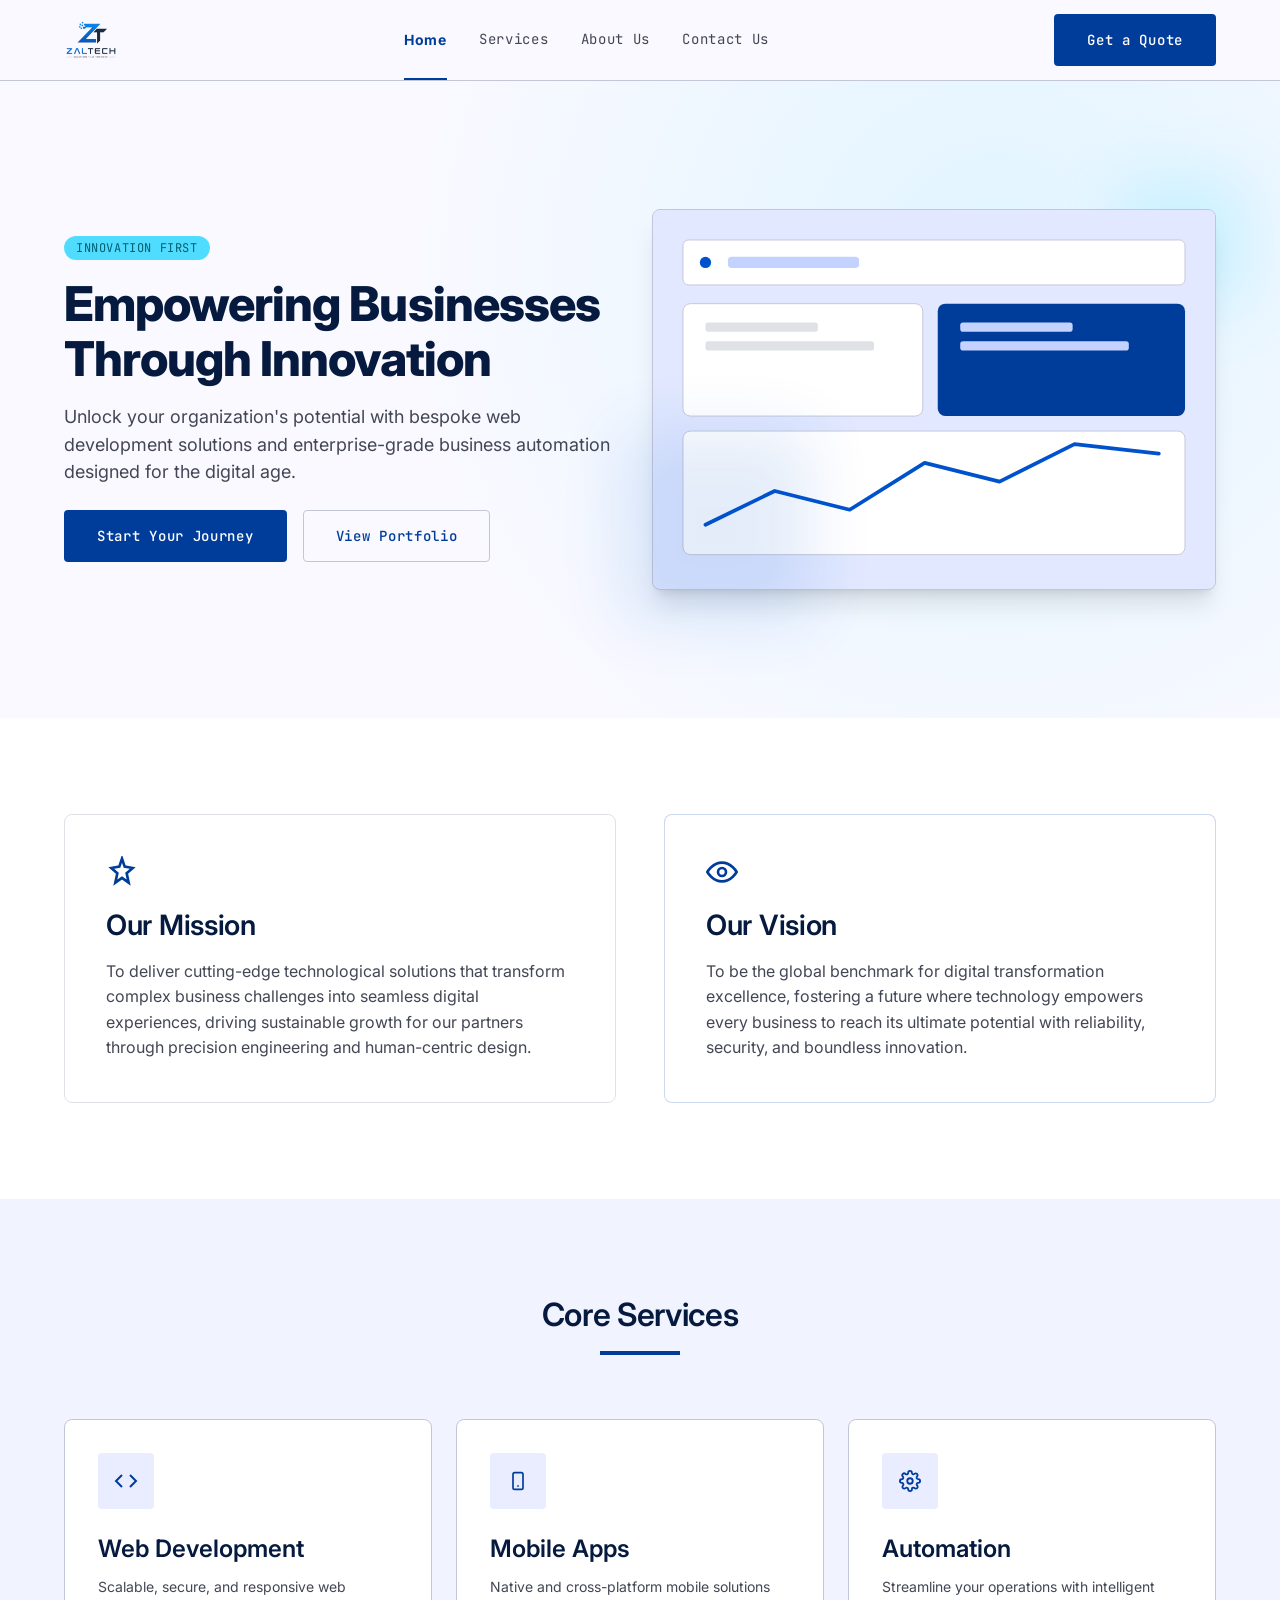
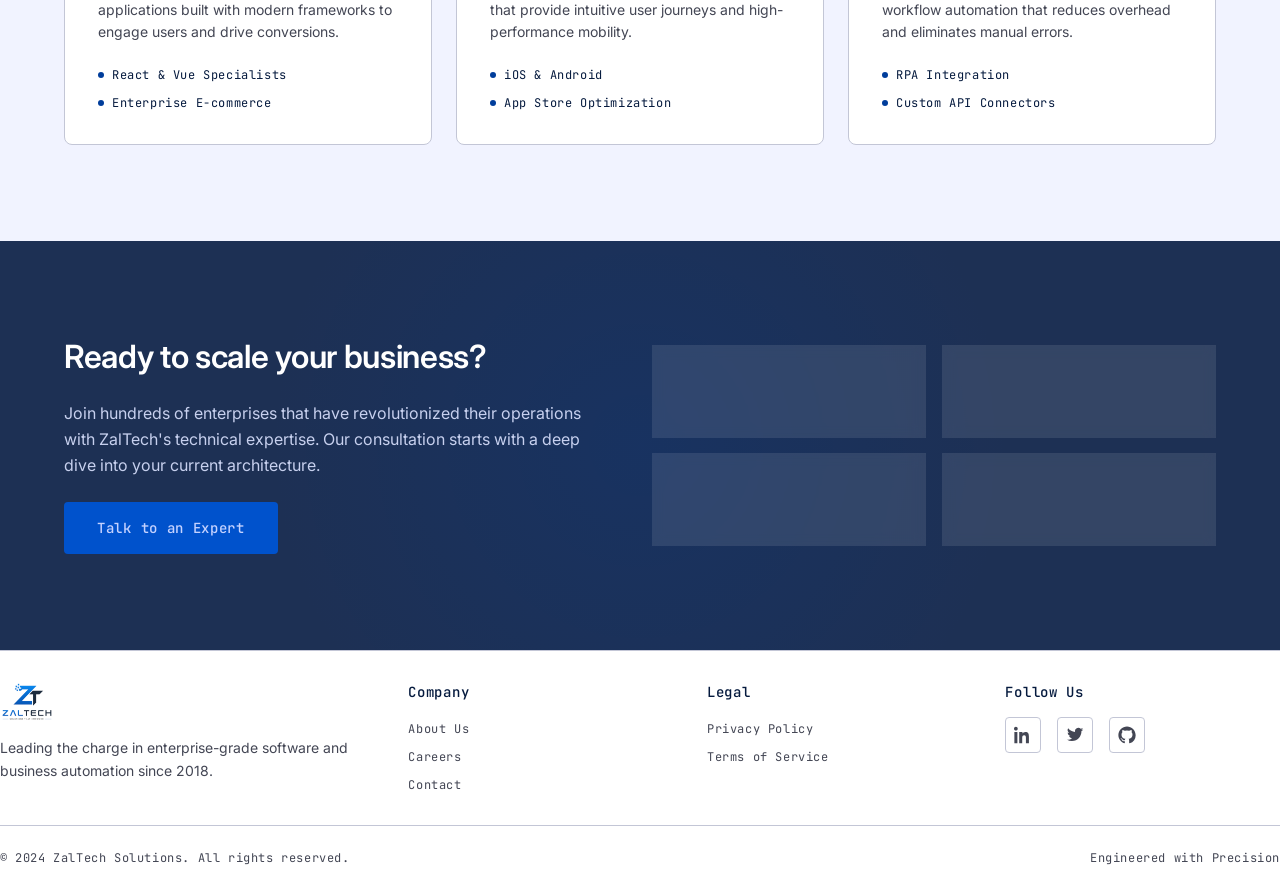
<file: index.html>
<!DOCTYPE html>
<html lang="en">
<head>
<meta charset="UTF-8">
<meta name="viewport" content="width=device-width, initial-scale=1.0">
<title>ZalTech Solutions | Empowering Businesses Through Innovation</title>
<meta name="description" content="ZalTech Solutions builds bespoke web development, mobile apps, and business automation for the modern enterprise.">
<link rel="icon" href="assets/logo.png">
<link rel="stylesheet" href="css/style.css">
</head>
<body>

<header class="site-header">
  <div class="container nav">
    <a href="index.html" class="brand"><img src="assets/logo.png" alt="ZalTech logo"></a>
    <nav class="nav-links">
      <a href="index.html" class="active">Home</a>
      <a href="services.html">Services</a>
      <a href="about.html">About Us</a>
      <a href="contact.html">Contact Us</a>
    </nav>
    <div class="nav-cta">
      <a href="contact.html" class="btn btn-primary">Get a Quote</a>
      <button class="nav-toggle" aria-label="Toggle menu"><span></span><span></span><span></span></button>
    </div>
  </div>
</header>

<main>

  <!-- Hero -->
  <section class="hero">
    <div class="container hero-grid">
      <div>
        <span class="badge">Innovation First</span>
        <h1>Empowering Businesses<br>Through Innovation</h1>
        <p class="lede">Unlock your organization's potential with bespoke web development solutions and enterprise-grade business automation designed for the digital age.</p>
        <div class="hero-actions">
          <a href="contact.html" class="btn btn-primary">Start Your Journey</a>
          <a href="services.html" class="btn btn-outline">View Portfolio</a>
        </div>
      </div>
      <div class="hero-visual">
        <div class="frame">
          <svg viewBox="0 0 600 400" xmlns="http://www.w3.org/2000/svg" role="img" aria-label="Dashboard preview">
            <rect width="600" height="400" fill="#e1e8ff"/>
            <rect x="32" y="32" width="536" height="48" rx="6" fill="#ffffff" stroke="#c3c6d6"/>
            <circle cx="56" cy="56" r="6" fill="#0052cc"/>
            <rect x="80" y="50" width="140" height="12" rx="4" fill="#c4d2ff"/>
            <rect x="32" y="100" width="256" height="120" rx="8" fill="#ffffff" stroke="#c3c6d6"/>
            <rect x="304" y="100" width="264" height="120" rx="8" fill="#003d9b"/>
            <rect x="32" y="236" width="536" height="132" rx="8" fill="#ffffff" stroke="#c3c6d6"/>
            <rect x="56" y="120" width="120" height="10" rx="3" fill="#dfe1e6"/>
            <rect x="56" y="140" width="180" height="10" rx="3" fill="#dfe1e6"/>
            <rect x="328" y="120" width="120" height="10" rx="3" fill="#c4d2ff"/>
            <rect x="328" y="140" width="180" height="10" rx="3" fill="#c4d2ff"/>
            <polyline points="56,336 130,300 210,320 290,270 370,290 450,250 540,260" fill="none" stroke="#0052cc" stroke-width="4" stroke-linecap="round" stroke-linejoin="round"/>
          </svg>
        </div>
      </div>
    </div>
  </section>

  <!-- Mission & Vision -->
  <section class="section" style="background:#fff;">
    <div class="container card-pair">
      <div class="glass-card">
        <svg class="icon" viewBox="0 0 24 24" fill="none" stroke="currentColor" stroke-width="2"><path d="M12 2 L14 8 L20 9 L15.5 13 L17 20 L12 16.5 L7 20 L8.5 13 L4 9 L10 8 Z"/></svg>
        <h2>Our Mission</h2>
        <p>To deliver cutting-edge technological solutions that transform complex business challenges into seamless digital experiences, driving sustainable growth for our partners through precision engineering and human-centric design.</p>
      </div>
      <div class="glass-card accent">
        <svg class="icon" viewBox="0 0 24 24" fill="none" stroke="currentColor" stroke-width="2"><path d="M1 12s4-7 11-7 11 7 11 7-4 7-11 7-11-7-11-7Z"/><circle cx="12" cy="12" r="3"/></svg>
        <h2>Our Vision</h2>
        <p>To be the global benchmark for digital transformation excellence, fostering a future where technology empowers every business to reach its ultimate potential with reliability, security, and boundless innovation.</p>
      </div>
    </div>
  </section>

  <!-- Core Services -->
  <section class="section services-strip">
    <div class="container">
      <div class="section-head">
        <h2>Core Services</h2>
        <div class="rule"></div>
      </div>
      <div class="services-cols">
        <div class="svc-card">
          <div class="svc-icon-wrap">
            <svg width="24" height="24" viewBox="0 0 24 24" fill="none" stroke="currentColor" stroke-width="2"><polyline points="16 18 22 12 16 6"/><polyline points="8 6 2 12 8 18"/></svg>
          </div>
          <h3>Web Development</h3>
          <p>Scalable, secure, and responsive web applications built with modern frameworks to engage users and drive conversions.</p>
          <div class="svc-tags">
            <span>React &amp; Vue Specialists</span>
            <span>Enterprise E-commerce</span>
          </div>
        </div>
        <div class="svc-card">
          <div class="svc-icon-wrap">
            <svg width="20" height="24" viewBox="0 0 24 24" fill="none" stroke="currentColor" stroke-width="2"><rect x="6" y="2" width="12" height="20" rx="2"/><line x1="11" y1="18" x2="13" y2="18"/></svg>
          </div>
          <h3>Mobile Apps</h3>
          <p>Native and cross-platform mobile solutions that provide intuitive user journeys and high-performance mobility.</p>
          <div class="svc-tags">
            <span>iOS &amp; Android</span>
            <span>App Store Optimization</span>
          </div>
        </div>
        <div class="svc-card">
          <div class="svc-icon-wrap">
            <svg width="22" height="22" viewBox="0 0 24 24" fill="none" stroke="currentColor" stroke-width="2"><circle cx="12" cy="12" r="3"/><path d="M19.4 15a1.65 1.65 0 0 0 .33 1.82l.06.06a2 2 0 1 1-2.83 2.83l-.06-.06a1.65 1.65 0 0 0-1.82-.33 1.65 1.65 0 0 0-1 1.51V21a2 2 0 0 1-4 0v-.09A1.65 1.65 0 0 0 9 19.4a1.65 1.65 0 0 0-1.82.33l-.06.06a2 2 0 1 1-2.83-2.83l.06-.06a1.65 1.65 0 0 0 .33-1.82 1.65 1.65 0 0 0-1.51-1H3a2 2 0 0 1 0-4h.09A1.65 1.65 0 0 0 4.6 9a1.65 1.65 0 0 0-.33-1.82l-.06-.06a2 2 0 1 1 2.83-2.83l.06.06a1.65 1.65 0 0 0 1.82.33H9a1.65 1.65 0 0 0 1-1.51V3a2 2 0 0 1 4 0v.09a1.65 1.65 0 0 0 1 1.51 1.65 1.65 0 0 0 1.82-.33l.06-.06a2 2 0 1 1 2.83 2.83l-.06.06a1.65 1.65 0 0 0-.33 1.82V9a1.65 1.65 0 0 0 1.51 1H21a2 2 0 0 1 0 4h-.09a1.65 1.65 0 0 0-1.51 1Z"/></svg>
          </div>
          <h3>Automation</h3>
          <p>Streamline your operations with intelligent workflow automation that reduces overhead and eliminates manual errors.</p>
          <div class="svc-tags">
            <span>RPA Integration</span>
            <span>Custom API Connectors</span>
          </div>
        </div>
      </div>
    </div>
  </section>

  <!-- Stats / CTA -->
  <section class="dark-cta">
    <div class="container">
      <div>
        <h2>Ready to scale your business?</h2>
        <p>Join hundreds of enterprises that have revolutionized their operations with ZalTech's technical expertise. Our consultation starts with a deep dive into your current architecture.</p>
        <a href="contact.html" class="btn btn-secondary">Talk to an Expert</a>
      </div>
      <div class="stat-grid">
        <div class="stat-tile"><div class="num">99%</div><div class="label">Client Retention</div></div>
        <div class="stat-tile"><div class="num">250+</div><div class="label">Projects Delivered</div></div>
        <div class="stat-tile"><div class="num">45%</div><div class="label">Efficiency Gain</div></div>
        <div class="stat-tile"><div class="num">24/7</div><div class="label">Expert Support</div></div>
      </div>
    </div>
  </section>

</main>

<footer class="site-footer">
  <div class="container footer-grid">
    <div class="footer-brand">
      <a href="index.html" class="brand"><img src="assets/logo.png" alt="ZalTech logo"></a>
      <p>Leading the charge in enterprise-grade software and business automation since 2018.</p>
    </div>
    <div class="footer-col">
      <h4>Company</h4>
      <ul><li><a href="about.html">About Us</a></li><li><a href="#">Careers</a></li><li><a href="contact.html">Contact</a></li></ul>
    </div>
    <div class="footer-col">
      <h4>Legal</h4>
      <ul><li><a href="#">Privacy Policy</a></li><li><a href="#">Terms of Service</a></li></ul>
    </div>
    <div class="footer-col">
      <h4>Follow Us</h4>
      <div class="footer-social">
        <a href="#" aria-label="LinkedIn"><svg width="18" height="18" viewBox="0 0 24 24" fill="currentColor"><path d="M4.98 3.5C4.98 4.88 3.86 6 2.48 6S0 4.88 0 3.5 1.12 1 2.5 1s2.48 1.12 2.48 2.5zM.5 8h4V23h-4V8zm7 0h3.8v2.05h.05c.53-1 1.83-2.05 3.77-2.05 4.03 0 4.77 2.66 4.77 6.12V23h-4v-6.9c0-1.65-.03-3.77-2.3-3.77-2.3 0-2.65 1.8-2.65 3.65V23h-4V8z"/></svg></a>
        <a href="#" aria-label="Twitter"><svg width="18" height="18" viewBox="0 0 24 24" fill="currentColor"><path d="M23 4.5c-.8.35-1.66.6-2.56.7a4.5 4.5 0 0 0 1.97-2.48 8.94 8.94 0 0 1-2.83 1.08 4.47 4.47 0 0 0-7.6 4.08A12.68 12.68 0 0 1 2.9 3.15a4.47 4.47 0 0 0 1.38 5.96A4.4 4.4 0 0 1 2.3 8.6v.06a4.47 4.47 0 0 0 3.58 4.38 4.5 4.5 0 0 1-2 .08 4.47 4.47 0 0 0 4.17 3.1A8.97 8.97 0 0 1 1 18.1a12.66 12.66 0 0 0 6.85 2c8.22 0 12.72-6.81 12.72-12.72 0-.2 0-.39-.02-.58A9.1 9.1 0 0 0 23 4.5z"/></svg></a>
        <a href="#" aria-label="GitHub"><svg width="18" height="18" viewBox="0 0 24 24" fill="currentColor"><path d="M12 .5C5.73.5.5 5.73.5 12c0 5.08 3.29 9.38 7.86 10.9.57.1.78-.25.78-.55v-2c-3.2.7-3.88-1.54-3.88-1.54-.52-1.34-1.28-1.7-1.28-1.7-1.04-.72.08-.7.08-.7 1.15.08 1.76 1.18 1.76 1.18 1.03 1.75 2.7 1.25 3.36.96.1-.74.4-1.25.73-1.54-2.55-.29-5.23-1.28-5.23-5.68 0-1.25.45-2.28 1.18-3.08-.12-.29-.51-1.46.11-3.04 0 0 .96-.31 3.15 1.18a10.9 10.9 0 0 1 5.74 0c2.19-1.49 3.15-1.18 3.15-1.18.62 1.58.23 2.75.11 3.04.73.8 1.18 1.83 1.18 3.08 0 4.41-2.69 5.38-5.25 5.67.42.36.78 1.08.78 2.17v3.22c0 .3.21.66.79.55A10.51 10.51 0 0 0 23.5 12c0-6.27-5.23-11.5-11.5-11.5z"/></svg></a>
      </div>
    </div>
  </div>
  <div class="container footer-bottom">
    <span>© 2024 ZalTech Solutions. All rights reserved.</span>
    <span>Engineered with Precision</span>
  </div>
</footer>

<script src="js/main.js"></script>
</body>
</html>
</file>
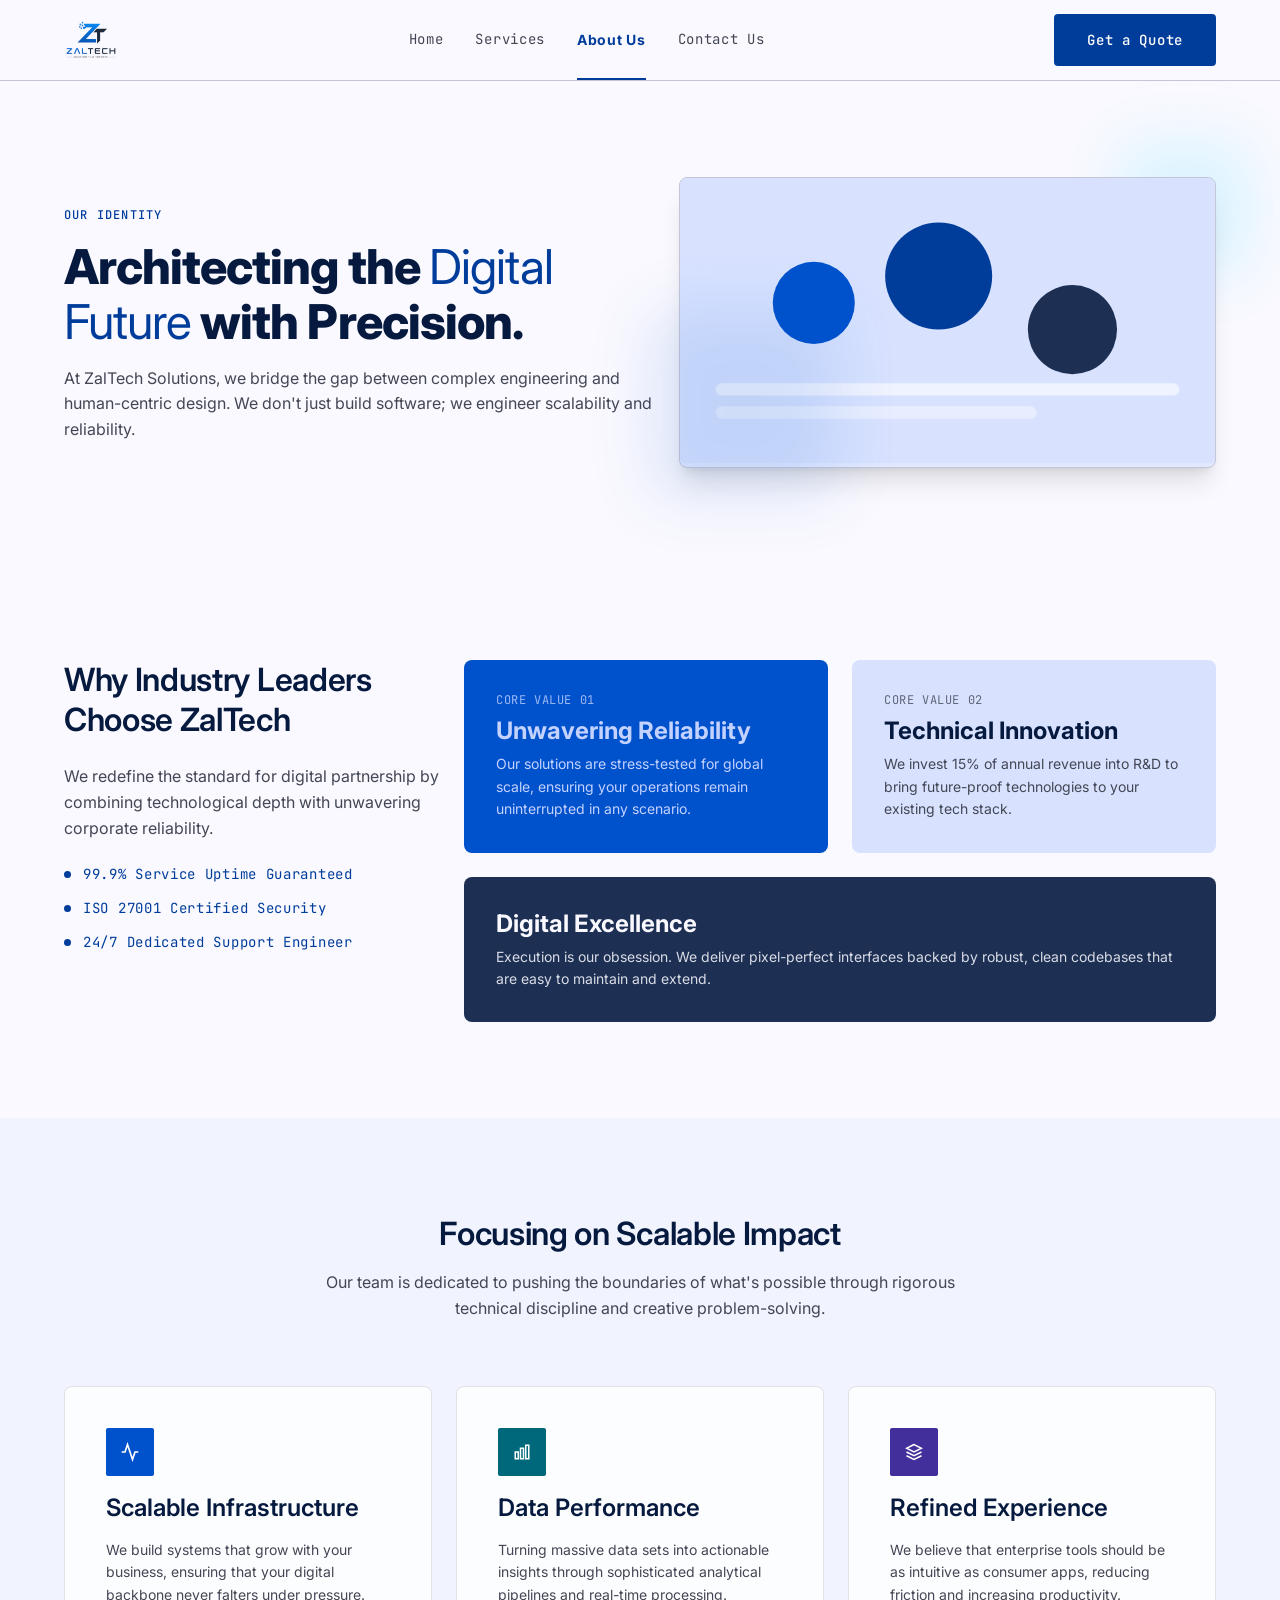
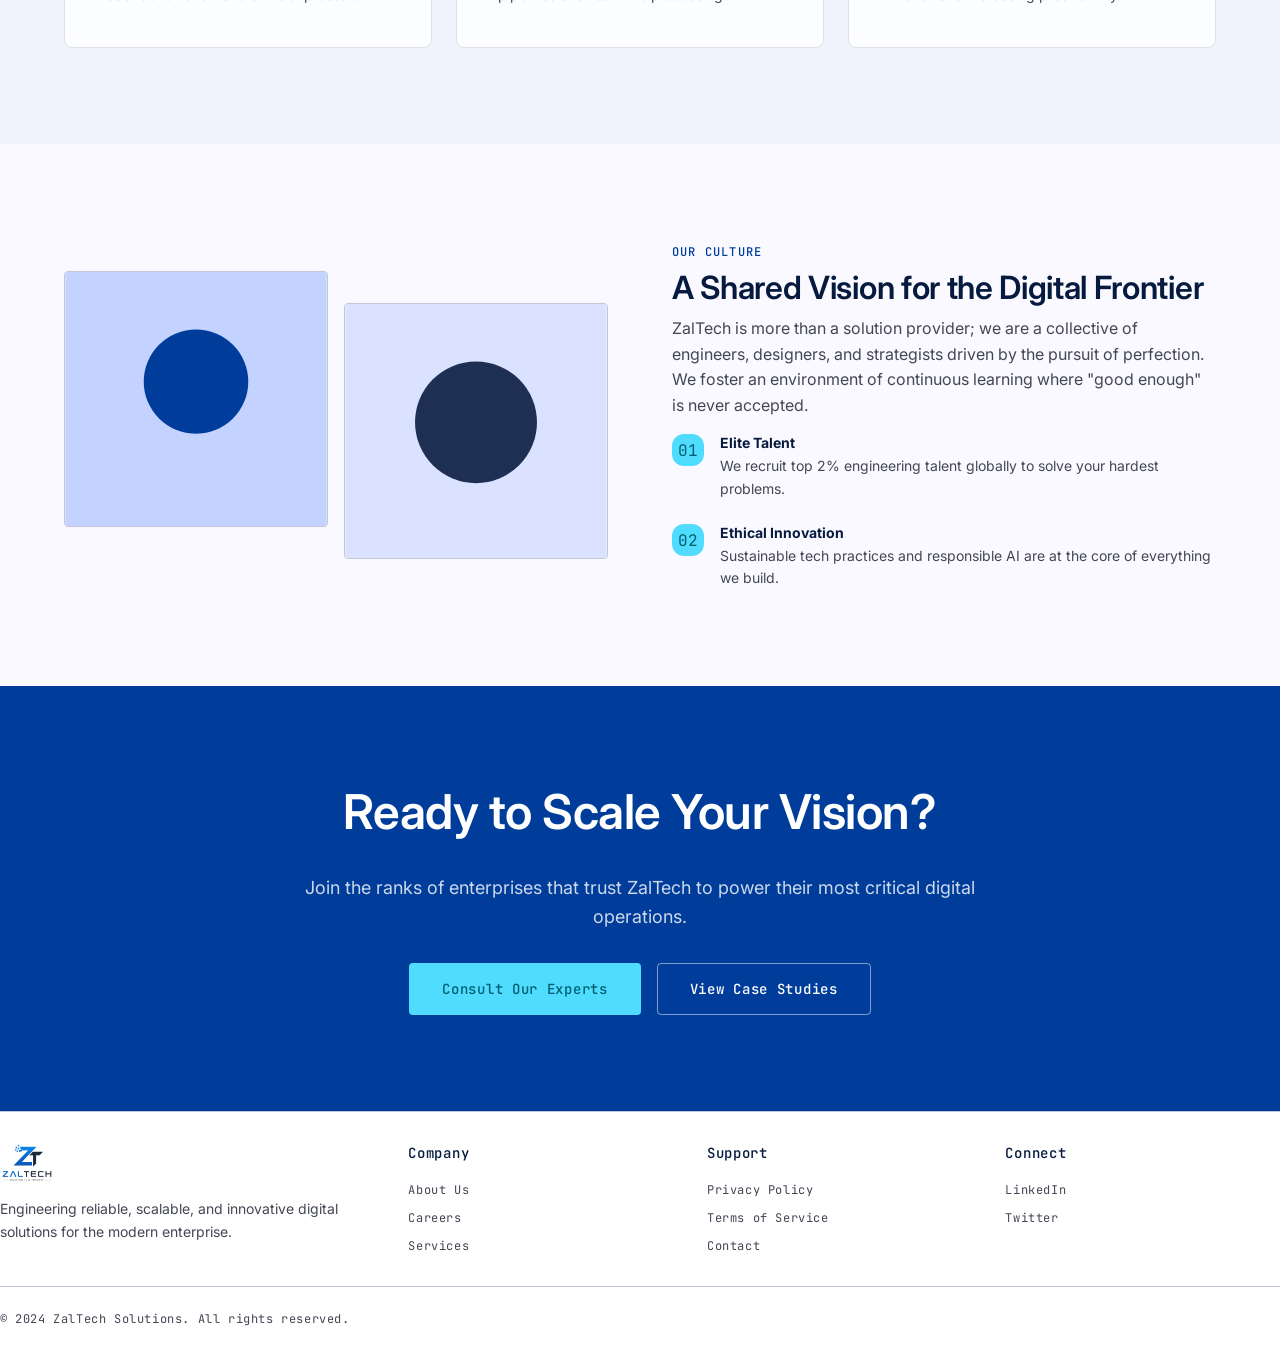
<file: about.html>
<!DOCTYPE html>
<html lang="en">
<head>
<meta charset="UTF-8">
<meta name="viewport" content="width=device-width, initial-scale=1.0">
<title>About Us | ZalTech Solutions</title>
<meta name="description" content="ZalTech Solutions is a collective of engineers, designers, and strategists engineering the digital future with precision.">
<link rel="icon" href="assets/logo.png">
<link rel="stylesheet" href="css/style.css">
</head>
<body>

<header class="site-header">
  <div class="container nav">
    <a href="index.html" class="brand"><img src="assets/logo.png" alt="ZalTech logo"></a>
    <nav class="nav-links">
      <a href="index.html">Home</a>
      <a href="services.html">Services</a>
      <a href="about.html" class="active">About Us</a>
      <a href="contact.html">Contact Us</a>
    </nav>
    <div class="nav-cta">
      <a href="contact.html" class="btn btn-primary">Get a Quote</a>
      <button class="nav-toggle" aria-label="Toggle menu"><span></span><span></span><span></span></button>
    </div>
  </div>
</header>

<main>

  <!-- Hero -->
  <section class="about-hero">
    <div class="container hero-grid">
      <div>
        <span class="eyebrow">Our Identity</span>
        <h1 style="margin-top:16px;">Architecting the <span class="accent-word">Digital</span><br><span class="accent-word">Future</span> with Precision.</h1>
        <p class="lede" style="margin-top:16px;">At ZalTech Solutions, we bridge the gap between complex engineering and human-centric design. We don't just build software; we engineer scalability and reliability.</p>
      </div>
      <div class="hero-visual">
        <div class="frame">
          <svg viewBox="0 0 600 320" xmlns="http://www.w3.org/2000/svg" role="img" aria-label="Team collaborating">
            <rect width="600" height="320" fill="#d8e2ff"/>
            <circle cx="150" cy="140" r="46" fill="#0052cc"/>
            <circle cx="290" cy="110" r="60" fill="#003d9b"/>
            <circle cx="440" cy="170" r="50" fill="#1d3054"/>
            <rect x="40" y="230" width="520" height="14" rx="7" fill="#ffffff" opacity=".6"/>
            <rect x="40" y="256" width="360" height="14" rx="7" fill="#ffffff" opacity=".4"/>
          </svg>
        </div>
      </div>
    </div>
  </section>

  <!-- Why Choose Us -->
  <section class="section">
    <div class="container why-grid">
      <div>
        <h2>Why Industry Leaders Choose ZalTech</h2>
        <p style="margin-top:24px;">We redefine the standard for digital partnership by combining technological depth with unwavering corporate reliability.</p>
        <div class="why-list">
          <div class="why-item"><span class="dot"></span><span>99.9% Service Uptime Guaranteed</span></div>
          <div class="why-item"><span class="dot"></span><span>ISO 27001 Certified Security</span></div>
          <div class="why-item"><span class="dot"></span><span>24/7 Dedicated Support Engineer</span></div>
        </div>
      </div>
      <div class="value-grid">
        <div class="value-tile solid">
          <div><span class="eyebrow-sm">Core Value 01</span><h4>Unwavering Reliability</h4><p>Our solutions are stress-tested for global scale, ensuring your operations remain uninterrupted in any scenario.</p></div>
        </div>
        <div class="value-tile tint">
          <div><span class="eyebrow-sm">Core Value 02</span><h4>Technical Innovation</h4><p>We invest 15% of annual revenue into R&amp;D to bring future-proof technologies to your existing tech stack.</p></div>
        </div>
        <div class="value-tile navy">
          <div><h4 style="color:#faf9ff;">Digital Excellence</h4><p style="opacity:.85;">Execution is our obsession. We deliver pixel-perfect interfaces backed by robust, clean codebases that are easy to maintain and extend.</p></div>
        </div>
      </div>
    </div>
  </section>

  <!-- Focus -->
  <section class="section focus-strip">
    <div class="container">
      <div class="section-head">
        <h2>Focusing on Scalable Impact</h2>
        <p>Our team is dedicated to pushing the boundaries of what's possible through rigorous technical discipline and creative problem-solving.</p>
      </div>
      <div class="focus-cards">
        <div class="focus-card">
          <div class="sq" style="background:#0052cc;">
            <svg width="20" height="20" viewBox="0 0 24 24" fill="none" stroke="currentColor" stroke-width="2"><path d="M22 12h-4l-3 9L9 3l-3 9H2"/></svg>
          </div>
          <h3>Scalable Infrastructure</h3>
          <p>We build systems that grow with your business, ensuring that your digital backbone never falters under pressure.</p>
        </div>
        <div class="focus-card">
          <div class="sq" style="background:#00687b;">
            <svg width="18" height="18" viewBox="0 0 24 24" fill="none" stroke="currentColor" stroke-width="2"><rect x="3" y="12" width="4" height="9"/><rect x="10" y="7" width="4" height="14"/><rect x="17" y="3" width="4" height="18"/></svg>
          </div>
          <h3>Data Performance</h3>
          <p>Turning massive data sets into actionable insights through sophisticated analytical pipelines and real-time processing.</p>
        </div>
        <div class="focus-card">
          <div class="sq" style="background:#432f9c;">
            <svg width="18" height="20" viewBox="0 0 24 24" fill="none" stroke="currentColor" stroke-width="2"><path d="M12 2 2 7l10 5 10-5-10-5Z"/><path d="M2 17l10 5 10-5M2 12l10 5 10-5"/></svg>
          </div>
          <h3>Refined Experience</h3>
          <p>We believe that enterprise tools should be as intuitive as consumer apps, reducing friction and increasing productivity.</p>
        </div>
      </div>
    </div>
  </section>

  <!-- Culture -->
  <section class="section">
    <div class="container culture-grid">
      <div class="culture-images">
        <div style="flex:1;"><img src="data:image/svg+xml;utf8,<svg xmlns='http://www.w3.org/2000/svg' viewBox='0 0 300 320'><rect width='300' height='320' fill='%23c4d2ff'/><circle cx='150' cy='140' r='60' fill='%23003d9b'/></svg>" alt="ZalTech team member"></div>
        <div style="flex:1;" class="offset"><img src="data:image/svg+xml;utf8,<svg xmlns='http://www.w3.org/2000/svg' viewBox='0 0 300 320'><rect width='300' height='320' fill='%23dae2ff'/><circle cx='150' cy='150' r='70' fill='%231d3054'/></svg>" alt="ZalTech workspace"></div>
      </div>
      <div>
        <span class="eyebrow">Our Culture</span>
        <h2 style="margin-top:8px;">A Shared Vision for the Digital Frontier</h2>
        <p style="margin-top:8px;">ZalTech is more than a solution provider; we are a collective of engineers, designers, and strategists driven by the pursuit of perfection. We foster an environment of continuous learning where "good enough" is never accepted.</p>
        <div class="culture-points">
          <div class="culture-point">
            <div class="num">01</div>
            <div><h5>Elite Talent</h5><p>We recruit top 2% engineering talent globally to solve your hardest problems.</p></div>
          </div>
          <div class="culture-point">
            <div class="num">02</div>
            <div><h5>Ethical Innovation</h5><p>Sustainable tech practices and responsible AI are at the core of everything we build.</p></div>
          </div>
        </div>
      </div>
    </div>
  </section>

  <!-- Final CTA -->
  <section class="final-cta">
    <div class="container">
      <h2>Ready to Scale Your Vision?</h2>
      <p>Join the ranks of enterprises that trust ZalTech to power their most critical digital operations.</p>
      <div class="hero-actions" style="justify-content:center;">
        <a href="contact.html" class="btn btn-cyan">Consult Our Experts</a>
        <a href="services.html" class="btn btn-outline-light">View Case Studies</a>
      </div>
    </div>
  </section>

</main>

<footer class="site-footer">
  <div class="container footer-grid">
    <div class="footer-brand">
      <a href="index.html" class="brand"><img src="assets/logo.png" alt="ZalTech logo"></a>
      <p>Engineering reliable, scalable, and innovative digital solutions for the modern enterprise.</p>
    </div>
    <div class="footer-col">
      <h4>Company</h4>
      <ul><li><a href="about.html">About Us</a></li><li><a href="#">Careers</a></li><li><a href="services.html">Services</a></li></ul>
    </div>
    <div class="footer-col">
      <h4>Support</h4>
      <ul><li><a href="#">Privacy Policy</a></li><li><a href="#">Terms of Service</a></li><li><a href="contact.html">Contact</a></li></ul>
    </div>
    <div class="footer-col">
      <h4>Connect</h4>
      <ul><li><a href="#">LinkedIn</a></li><li><a href="#">Twitter</a></li></ul>
    </div>
  </div>
  <div class="container footer-bottom">
    <span>© 2024 ZalTech Solutions. All rights reserved.</span>
  </div>
</footer>

<script src="js/main.js"></script>
</body>
</html>
</file>
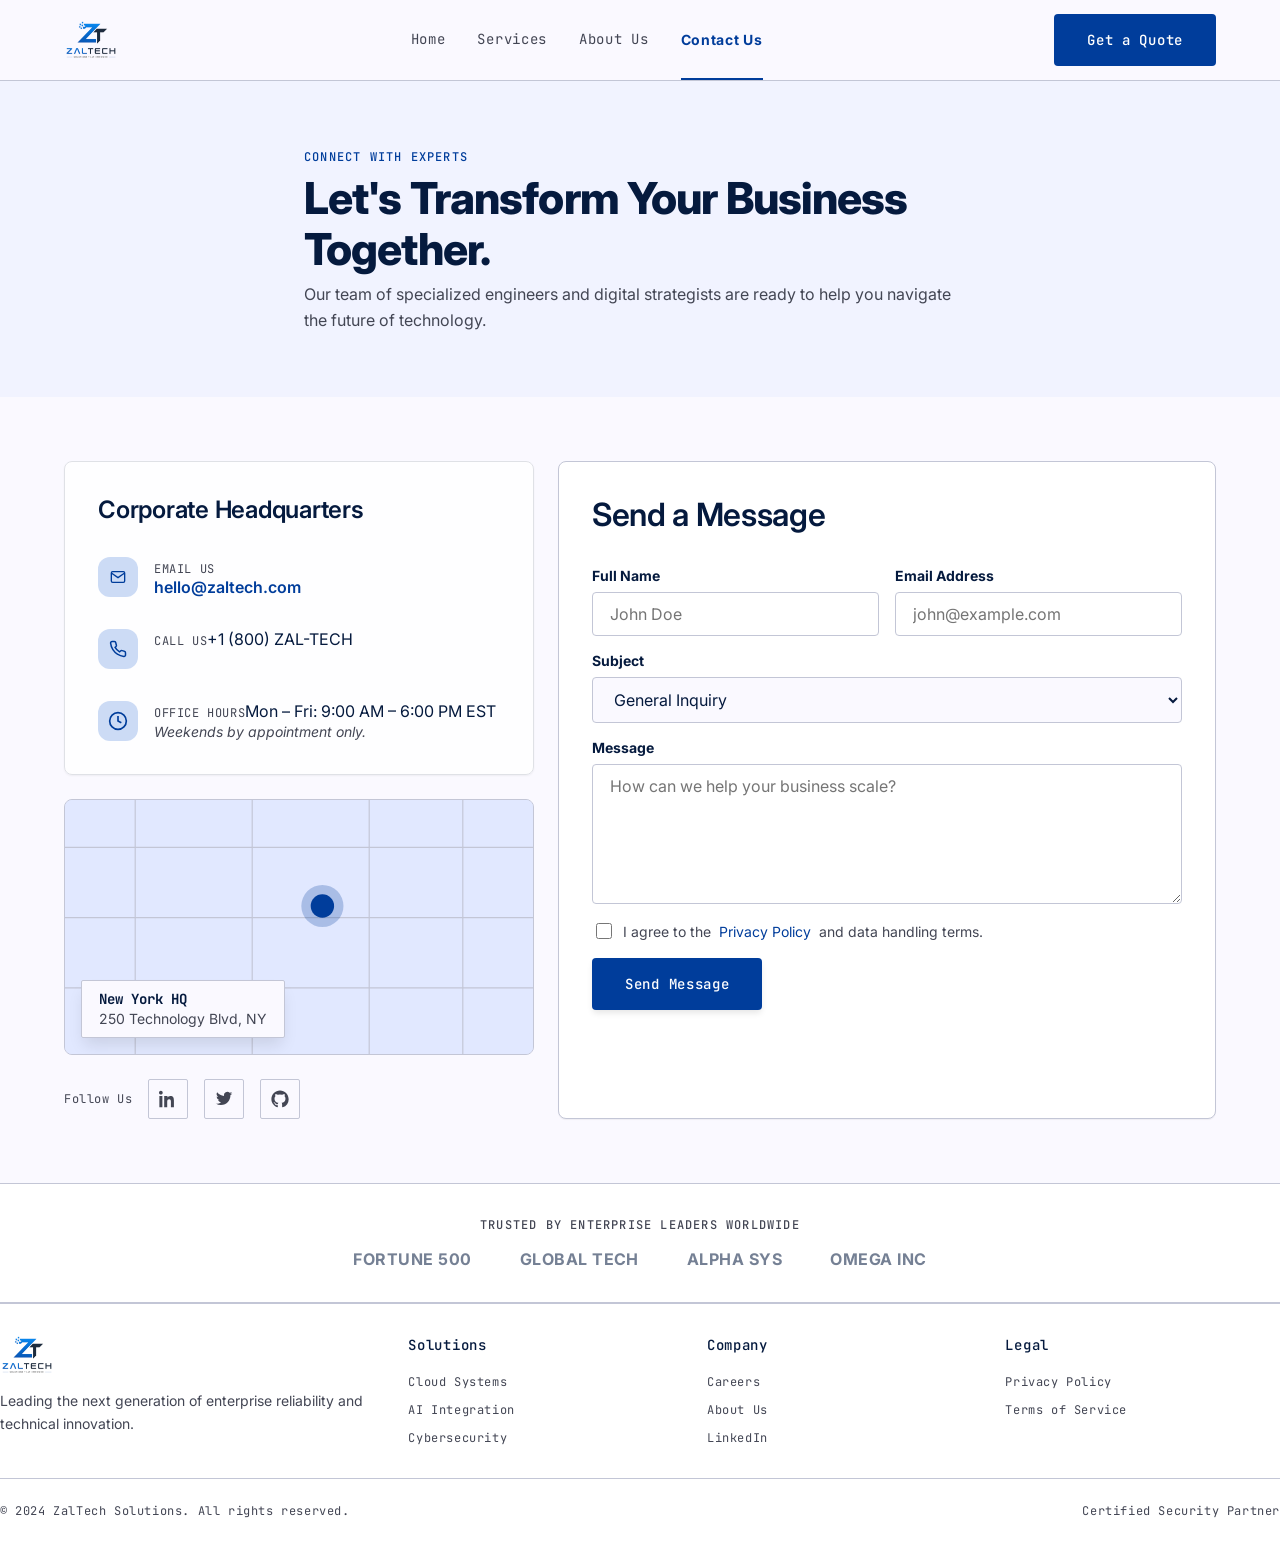
<file: contact.html>
<!DOCTYPE html>
<html lang="en">
<head>
<meta charset="UTF-8">
<meta name="viewport" content="width=device-width, initial-scale=1.0">
<title>Contact Us | ZalTech Solutions</title>
<meta name="description" content="Get in touch with ZalTech Solutions. Let's transform your business together.">
<link rel="icon" href="assets/logo.png">
<link rel="stylesheet" href="css/style.css">
</head>
<body>

<header class="site-header">
  <div class="container nav">
    <a href="index.html" class="brand"><img src="assets/logo.png" alt="ZalTech logo"></a>
    <nav class="nav-links">
      <a href="index.html">Home</a>
      <a href="services.html">Services</a>
      <a href="about.html">About Us</a>
      <a href="contact.html" class="active">Contact Us</a>
    </nav>
    <div class="nav-cta">
      <a href="contact.html" class="btn btn-primary">Get a Quote</a>
      <button class="nav-toggle" aria-label="Toggle menu"><span></span><span></span><span></span></button>
    </div>
  </div>
</header>

<main>

  <section class="contact-hero">
    <div class="container">
      <span class="eyebrow">Connect With Experts</span>
      <h1 style="margin-top:8px;font-size:44px;">Let's Transform Your Business Together.</h1>
      <p class="lede" style="margin-top:8px;">Our team of specialized engineers and digital strategists are ready to help you navigate the future of technology.</p>
    </div>
  </section>

  <section class="section-tight">
    <div class="container contact-layout">

      <!-- Info column -->
      <div style="display:flex;flex-direction:column;gap:24px;">
        <div class="info-card">
          <h2 style="font-size:24px;">Corporate Headquarters</h2>
          <div class="info-row">
            <div class="ico"><svg width="20" height="16" viewBox="0 0 24 24" fill="none" stroke="currentColor" stroke-width="2"><rect x="2" y="4" width="20" height="16" rx="2"/><path d="m22 6-10 7L2 6"/></svg></div>
            <div><span class="label">Email Us</span><strong>hello@zaltech.com</strong></div>
          </div>
          <div class="info-row">
            <div class="ico"><svg width="18" height="18" viewBox="0 0 24 24" fill="none" stroke="currentColor" stroke-width="2"><path d="M22 16.92v3a2 2 0 0 1-2.18 2 19.79 19.79 0 0 1-8.63-3.07 19.5 19.5 0 0 1-6-6 19.79 19.79 0 0 1-3.07-8.67A2 2 0 0 1 4.11 2h3a2 2 0 0 1 2 1.72c.127.96.362 1.903.7 2.81a2 2 0 0 1-.45 2.11L8.09 9.91a16 16 0 0 0 6 6l1.27-1.27a2 2 0 0 1 2.11-.45c.907.338 1.85.573 2.81.7A2 2 0 0 1 22 16.92z"/></svg></div>
            <div><span class="label">Call Us</span><span class="value">+1 (800) ZAL-TECH</span></div>
          </div>
          <div class="info-row">
            <div class="ico"><svg width="20" height="20" viewBox="0 0 24 24" fill="none" stroke="currentColor" stroke-width="2"><circle cx="12" cy="12" r="10"/><polyline points="12 6 12 12 16 14"/></svg></div>
            <div><span class="label">Office Hours</span><span class="value">Mon – Fri: 9:00 AM – 6:00 PM EST</span><br><span class="fine">Weekends by appointment only.</span></div>
          </div>
        </div>

        <div class="map-box">
          <svg viewBox="0 0 400 256" xmlns="http://www.w3.org/2000/svg" width="100%" height="100%" preserveAspectRatio="xMidYMid slice">
            <rect width="400" height="256" fill="#e1e8ff"/>
            <path d="M0 60 H400 M0 120 H400 M0 180 H400 M60 0 V256 M160 0 V256 M260 0 V256 M340 0 V256" stroke="#c3c6d6" stroke-width="1"/>
            <circle cx="220" cy="110" r="10" fill="#003d9b"/>
            <circle cx="220" cy="110" r="18" fill="#003d9b" opacity=".25"/>
          </svg>
          <div class="map-pin"><strong>New York HQ</strong><span>250 Technology Blvd, NY</span></div>
        </div>

        <div class="social-row">
          <span class="label">Follow Us</span>
          <a href="#" aria-label="LinkedIn" style="width:40px;height:40px;border:1px solid var(--border-1);border-radius:2px;display:flex;align-items:center;justify-content:center;background:var(--bg-app);"><svg width="18" height="18" viewBox="0 0 24 24" fill="currentColor"><path d="M4.98 3.5C4.98 4.88 3.86 6 2.48 6S0 4.88 0 3.5 1.12 1 2.5 1s2.48 1.12 2.48 2.5zM.5 8h4V23h-4V8zm7 0h3.8v2.05h.05c.53-1 1.83-2.05 3.77-2.05 4.03 0 4.77 2.66 4.77 6.12V23h-4v-6.9c0-1.65-.03-3.77-2.3-3.77-2.3 0-2.65 1.8-2.65 3.65V23h-4V8z"/></svg></a>
          <a href="#" aria-label="Twitter" style="width:40px;height:40px;border:1px solid var(--border-1);border-radius:2px;display:flex;align-items:center;justify-content:center;background:var(--bg-app);"><svg width="18" height="18" viewBox="0 0 24 24" fill="currentColor"><path d="M23 4.5c-.8.35-1.66.6-2.56.7a4.5 4.5 0 0 0 1.97-2.48 8.94 8.94 0 0 1-2.83 1.08 4.47 4.47 0 0 0-7.6 4.08A12.68 12.68 0 0 1 2.9 3.15a4.47 4.47 0 0 0 1.38 5.96A4.4 4.4 0 0 1 2.3 8.6v.06a4.47 4.47 0 0 0 3.58 4.38 4.5 4.5 0 0 1-2 .08 4.47 4.47 0 0 0 4.17 3.1A8.97 8.97 0 0 1 1 18.1a12.66 12.66 0 0 0 6.85 2c8.22 0 12.72-6.81 12.72-12.72 0-.2 0-.39-.02-.58A9.1 9.1 0 0 0 23 4.5z"/></svg></a>
          <a href="#" aria-label="GitHub" style="width:40px;height:40px;border:1px solid var(--border-1);border-radius:2px;display:flex;align-items:center;justify-content:center;background:var(--bg-app);"><svg width="18" height="18" viewBox="0 0 24 24" fill="currentColor"><path d="M12 .5C5.73.5.5 5.73.5 12c0 5.08 3.29 9.38 7.86 10.9.57.1.78-.25.78-.55v-2c-3.2.7-3.88-1.54-3.88-1.54-.52-1.34-1.28-1.7-1.28-1.7-1.04-.72.08-.7.08-.7 1.15.08 1.76 1.18 1.76 1.18 1.03 1.75 2.7 1.25 3.36.96.1-.74.4-1.25.73-1.54-2.55-.29-5.23-1.28-5.23-5.68 0-1.25.45-2.28 1.18-3.08-.12-.29-.51-1.46.11-3.04 0 0 .96-.31 3.15 1.18a10.9 10.9 0 0 1 5.74 0c2.19-1.49 3.15-1.18 3.15-1.18.62 1.58.23 2.75.11 3.04.73.8 1.18 1.83 1.18 3.08 0 4.41-2.69 5.38-5.25 5.67.42.36.78 1.08.78 2.17v3.22c0 .3.21.66.79.55A10.51 10.51 0 0 0 23.5 12c0-6.27-5.23-11.5-11.5-11.5z"/></svg></a>
        </div>
      </div>

      <!-- Form column -->
      <div class="form-card">
        <h2>Send a Message</h2>
        <form class="contact-form">
          <div class="form-grid">
            <div class="form-field">
              <label for="name">Full Name</label>
              <input type="text" id="name" name="name" placeholder="John Doe" required>
            </div>
            <div class="form-field">
              <label for="email">Email Address</label>
              <input type="email" id="email" name="email" placeholder="john@example.com" required>
            </div>
            <div class="form-field full">
              <label for="subject">Subject</label>
              <select id="subject" name="subject">
                <option>General Inquiry</option>
                <option>Web Development</option>
                <option>Mobile Applications</option>
                <option>Business Automation</option>
                <option>Partnership</option>
              </select>
            </div>
            <div class="form-field full">
              <label for="message">Message</label>
              <textarea id="message" name="message" placeholder="How can we help your business scale?" required></textarea>
            </div>
            <label class="checkbox-row">
              <input type="checkbox" required style="width:16px;height:16px;">
              I agree to the <a href="#">Privacy Policy</a> and data handling terms.
            </label>
            <div class="form-submit">
              <button type="submit" class="btn btn-primary">Send Message</button>
            </div>
          </div>
        </form>
      </div>

    </div>
  </section>

  <section class="trust-strip">
    <div class="container">
      <span class="eyebrow">Trusted by Enterprise Leaders Worldwide</span>
      <div class="trust-logos">
        <span>FORTUNE 500</span>
        <span>GLOBAL TECH</span>
        <span>ALPHA SYS</span>
        <span>OMEGA INC</span>
      </div>
    </div>
  </section>

</main>

<footer class="site-footer">
  <div class="container footer-grid">
    <div class="footer-brand">
      <a href="index.html" class="brand"><img src="assets/logo.png" alt="ZalTech logo"></a>
      <p>Leading the next generation of enterprise reliability and technical innovation.</p>
    </div>
    <div class="footer-col">
      <h4>Solutions</h4>
      <ul><li><a href="#">Cloud Systems</a></li><li><a href="#">AI Integration</a></li><li><a href="#">Cybersecurity</a></li></ul>
    </div>
    <div class="footer-col">
      <h4>Company</h4>
      <ul><li><a href="#">Careers</a></li><li><a href="about.html">About Us</a></li><li><a href="#">LinkedIn</a></li></ul>
    </div>
    <div class="footer-col">
      <h4>Legal</h4>
      <ul><li><a href="#">Privacy Policy</a></li><li><a href="#">Terms of Service</a></li></ul>
    </div>
  </div>
  <div class="container footer-bottom">
    <span>© 2024 ZalTech Solutions. All rights reserved.</span>
    <span>Certified Security Partner</span>
  </div>
</footer>

<script src="js/main.js"></script>
</body>
</html>
</file>
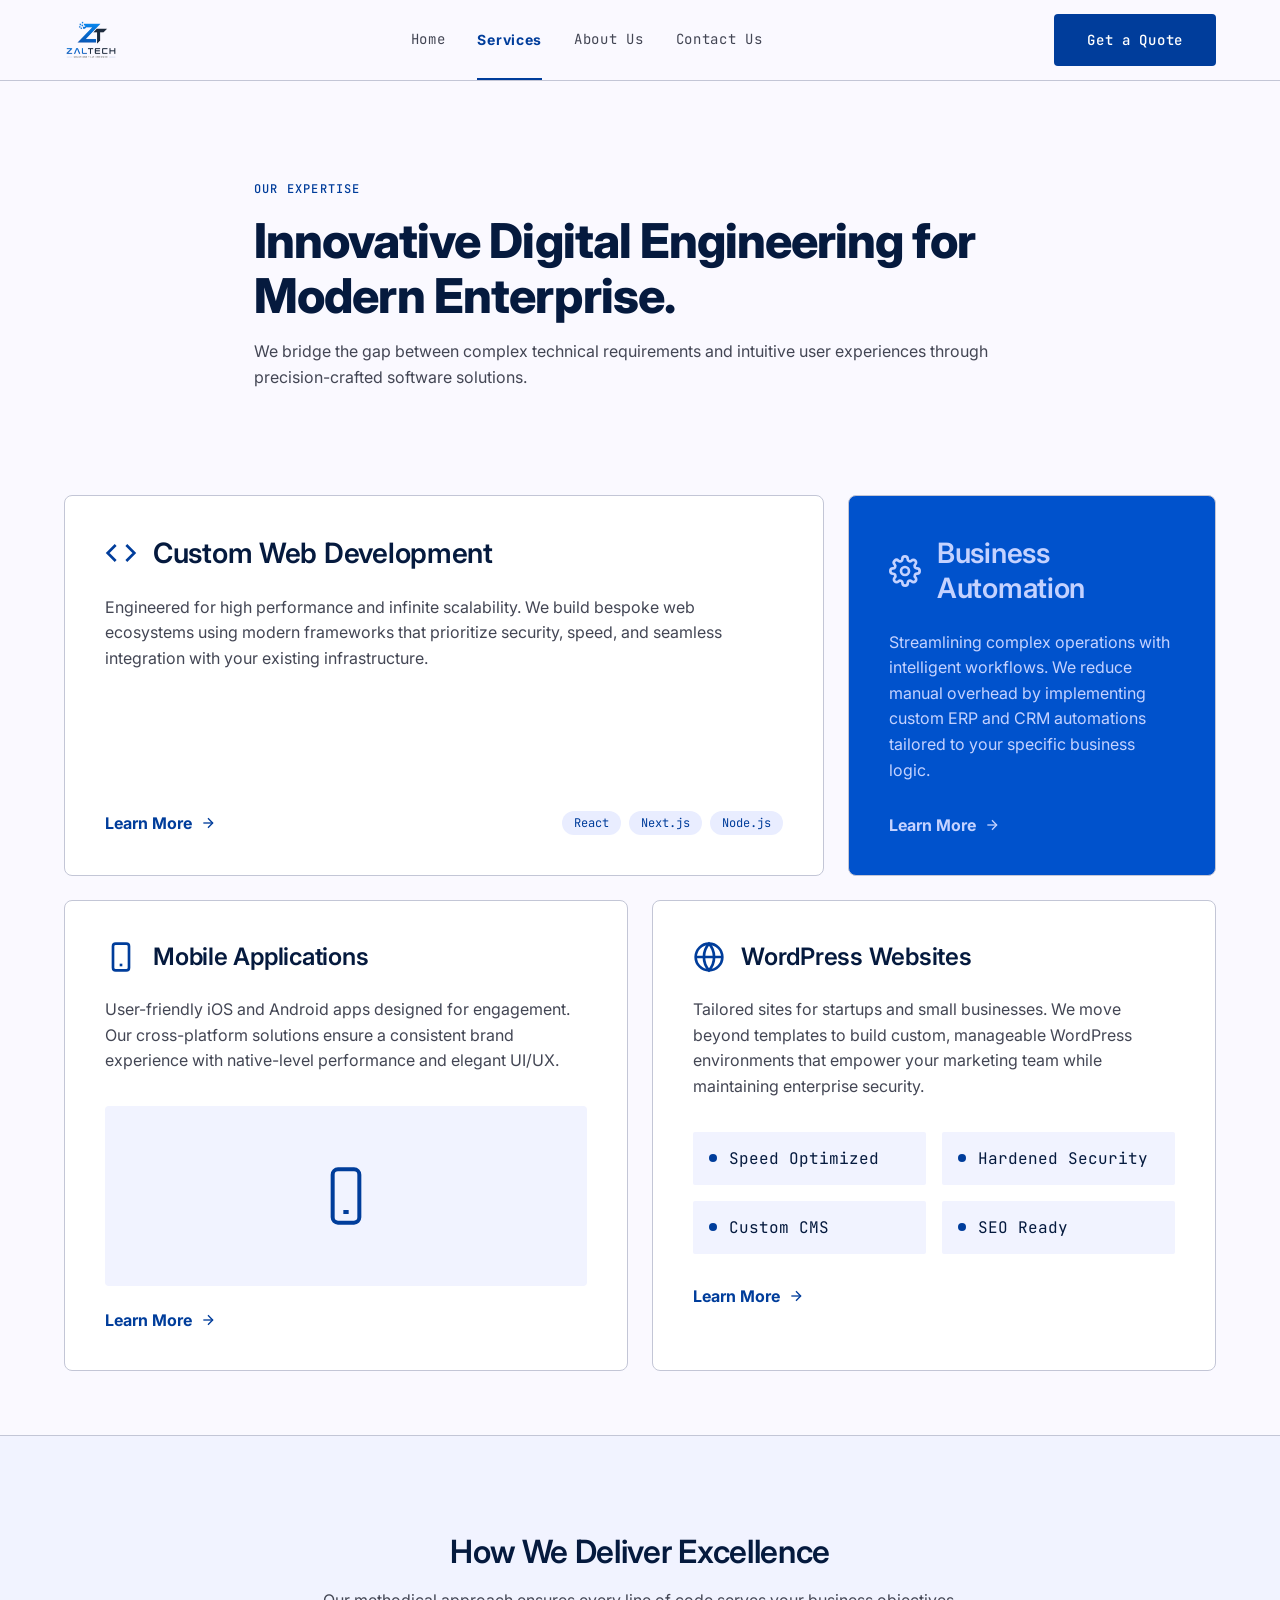
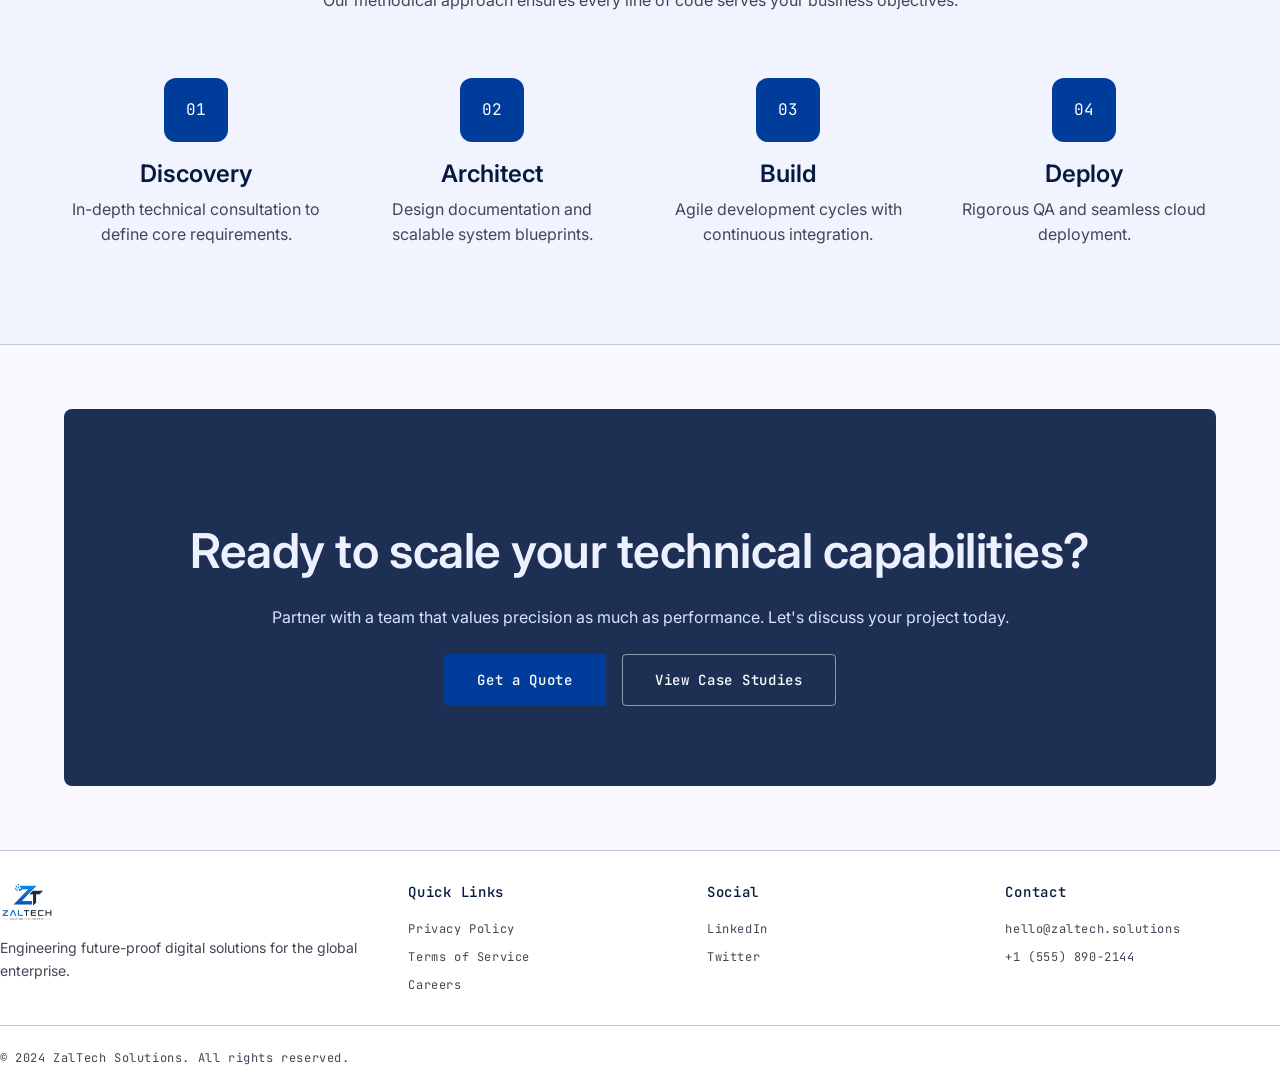
<file: services.html>
<!DOCTYPE html>
<html lang="en">
<head>
<meta charset="UTF-8">
<meta name="viewport" content="width=device-width, initial-scale=1.0">
<title>Services | ZalTech Solutions</title>
<meta name="description" content="Custom web development, mobile applications, WordPress websites, and business automation from ZalTech Solutions.">
<link rel="icon" href="assets/logo.png">
<link rel="stylesheet" href="css/style.css">
</head>
<body>

<header class="site-header">
  <div class="container nav">
    <a href="index.html" class="brand"><img src="assets/logo.png" alt="ZalTech logo"></a>
    <nav class="nav-links">
      <a href="index.html">Home</a>
      <a href="services.html" class="active">Services</a>
      <a href="about.html">About Us</a>
      <a href="contact.html">Contact Us</a>
    </nav>
    <div class="nav-cta">
      <a href="contact.html" class="btn btn-primary">Get a Quote</a>
      <button class="nav-toggle" aria-label="Toggle menu"><span></span><span></span><span></span></button>
    </div>
  </div>
</header>

<main>

  <section class="svc-hero">
    <div class="container">
      <span class="eyebrow">Our Expertise</span>
      <h1 style="margin-top:16px;">Innovative Digital Engineering for Modern Enterprise.</h1>
      <p class="lede" style="margin-top:16px;max-width:768px;">We bridge the gap between complex technical requirements and intuitive user experiences through precision-crafted software solutions.</p>
    </div>
  </section>

  <section class="section-tight">
    <div class="container">
      <div class="bento">
        <div class="bento-card span-8">
          <div class="head">
            <svg class="icon" viewBox="0 0 24 24" fill="none" stroke="currentColor" stroke-width="2"><polyline points="16 18 22 12 16 6"/><polyline points="8 6 2 12 8 18"/></svg>
            <h2>Custom Web Development</h2>
          </div>
          <p>Engineered for high performance and infinite scalability. We build bespoke web ecosystems using modern frameworks that prioritize security, speed, and seamless integration with your existing infrastructure.</p>
          <div class="footer-row">
            <a href="contact.html" class="link-arrow">Learn More
              <svg width="16" height="16" viewBox="0 0 24 24" fill="none" stroke="currentColor" stroke-width="2"><line x1="5" y1="12" x2="19" y2="12"/><polyline points="12 5 19 12 12 19"/></svg>
            </a>
            <div class="pill-row">
              <span class="pill">React</span><span class="pill">Next.js</span><span class="pill">Node.js</span>
            </div>
          </div>
        </div>

        <div class="bento-card dark span-4">
          <div class="head">
            <svg class="icon" viewBox="0 0 24 24" fill="none" stroke="currentColor" stroke-width="2"><circle cx="12" cy="12" r="3"/><path d="M19.4 15a1.65 1.65 0 0 0 .33 1.82l.06.06a2 2 0 1 1-2.83 2.83l-.06-.06a1.65 1.65 0 0 0-1.82-.33 1.65 1.65 0 0 0-1 1.51V21a2 2 0 0 1-4 0v-.09A1.65 1.65 0 0 0 9 19.4a1.65 1.65 0 0 0-1.82.33l-.06.06a2 2 0 1 1-2.83-2.83l.06-.06a1.65 1.65 0 0 0 .33-1.82 1.65 1.65 0 0 0-1.51-1H3a2 2 0 0 1 0-4h.09A1.65 1.65 0 0 0 4.6 9a1.65 1.65 0 0 0-.33-1.82l-.06-.06a2 2 0 1 1 2.83-2.83l.06.06a1.65 1.65 0 0 0 1.82.33H9a1.65 1.65 0 0 0 1-1.51V3a2 2 0 0 1 4 0v.09a1.65 1.65 0 0 0 1 1.51 1.65 1.65 0 0 0 1.82-.33l.06-.06a2 2 0 1 1 2.83 2.83l-.06.06a1.65 1.65 0 0 0-.33 1.82V9a1.65 1.65 0 0 0 1.51 1H21a2 2 0 0 1 0 4h-.09a1.65 1.65 0 0 0-1.51 1Z"/></svg>
            <h2>Business Automation</h2>
          </div>
          <p>Streamlining complex operations with intelligent workflows. We reduce manual overhead by implementing custom ERP and CRM automations tailored to your specific business logic.</p>
          <div class="footer-row">
            <a href="contact.html" class="link-arrow">Learn More
              <svg width="16" height="16" viewBox="0 0 24 24" fill="none" stroke="currentColor" stroke-width="2"><line x1="5" y1="12" x2="19" y2="12"/><polyline points="12 5 19 12 12 19"/></svg>
            </a>
          </div>
        </div>

        <div class="bento-card span-6">
          <div class="head">
            <svg class="icon" viewBox="0 0 24 24" fill="none" stroke="currentColor" stroke-width="2"><rect x="6" y="2" width="12" height="20" rx="2"/><line x1="11" y1="18" x2="13" y2="18"/></svg>
            <h2 style="font-size:24px;">Mobile Applications</h2>
          </div>
          <p>User-friendly iOS and Android apps designed for engagement. Our cross-platform solutions ensure a consistent brand experience with native-level performance and elegant UI/UX.</p>
          <div style="background:var(--tint-blue-50);border-radius:4px;height:180px;margin-bottom:24px;display:flex;align-items:center;justify-content:center;">
            <svg width="64" height="64" viewBox="0 0 24 24" fill="none" stroke="#003d9b" stroke-width="1.5"><rect x="7" y="2" width="10" height="20" rx="2"/><line x1="11" y1="18" x2="13" y2="18"/></svg>
          </div>
          <a href="contact.html" class="link-arrow">Learn More
            <svg width="16" height="16" viewBox="0 0 24 24" fill="none" stroke="currentColor" stroke-width="2"><line x1="5" y1="12" x2="19" y2="12"/><polyline points="12 5 19 12 12 19"/></svg>
          </a>
        </div>

        <div class="bento-card span-6">
          <div class="head">
            <svg class="icon" viewBox="0 0 24 24" fill="none" stroke="currentColor" stroke-width="2"><circle cx="12" cy="12" r="10"/><path d="M2 12h20M12 2a15 15 0 0 1 0 20 15 15 0 0 1 0-20Z"/></svg>
            <h2 style="font-size:24px;">WordPress Websites</h2>
          </div>
          <p>Tailored sites for startups and small businesses. We move beyond templates to build custom, manageable WordPress environments that empower your marketing team while maintaining enterprise security.</p>
          <div class="feat-grid">
            <div class="feat-tile"><span class="dot"></span>Speed Optimized</div>
            <div class="feat-tile"><span class="dot"></span>Hardened Security</div>
            <div class="feat-tile"><span class="dot"></span>Custom CMS</div>
            <div class="feat-tile"><span class="dot"></span>SEO Ready</div>
          </div>
          <a href="contact.html" class="link-arrow">Learn More
            <svg width="16" height="16" viewBox="0 0 24 24" fill="none" stroke="currentColor" stroke-width="2"><line x1="5" y1="12" x2="19" y2="12"/><polyline points="12 5 19 12 12 19"/></svg>
          </a>
        </div>
      </div>
    </div>
  </section>

  <section class="section process-strip">
    <div class="container">
      <div class="section-head">
        <h2>How We Deliver Excellence</h2>
        <p>Our methodical approach ensures every line of code serves your business objectives.</p>
      </div>
      <div class="process-steps">
        <div class="step"><div class="num">01</div><h3 style="font-size:24px;">Discovery</h3><p>In-depth technical consultation to define core requirements.</p></div>
        <div class="step"><div class="num">02</div><h3 style="font-size:24px;">Architect</h3><p>Design documentation and scalable system blueprints.</p></div>
        <div class="step"><div class="num">03</div><h3 style="font-size:24px;">Build</h3><p>Agile development cycles with continuous integration.</p></div>
        <div class="step"><div class="num">04</div><h3 style="font-size:24px;">Deploy</h3><p>Rigorous QA and seamless cloud deployment.</p></div>
      </div>
    </div>
  </section>

  <section class="section-tight">
    <div class="container">
      <div class="cta-panel">
        <h2>Ready to scale your technical capabilities?</h2>
        <p>Partner with a team that values precision as much as performance. Let's discuss your project today.</p>
        <div class="hero-actions">
          <a href="contact.html" class="btn btn-primary">Get a Quote</a>
          <a href="about.html" class="btn btn-outline-light">View Case Studies</a>
        </div>
      </div>
    </div>
  </section>

</main>

<footer class="site-footer">
  <div class="container footer-grid">
    <div class="footer-brand">
      <a href="index.html" class="brand"><img src="assets/logo.png" alt="ZalTech logo"></a>
      <p>Engineering future-proof digital solutions for the global enterprise.</p>
    </div>
    <div class="footer-col">
      <h4>Quick Links</h4>
      <ul><li><a href="#">Privacy Policy</a></li><li><a href="#">Terms of Service</a></li><li><a href="#">Careers</a></li></ul>
    </div>
    <div class="footer-col">
      <h4>Social</h4>
      <ul><li><a href="#">LinkedIn</a></li><li><a href="#">Twitter</a></li></ul>
    </div>
    <div class="footer-col">
      <h4>Contact</h4>
      <ul><li><a href="mailto:hello@zaltech.solutions">hello@zaltech.solutions</a></li><li><a href="tel:+15558902144">+1 (555) 890-2144</a></li></ul>
    </div>
  </div>
  <div class="container footer-bottom">
    <span>© 2024 ZalTech Solutions. All rights reserved.</span>
  </div>
</footer>

<script src="js/main.js"></script>
</body>
</html>
</file>
<file: css/style.css>
/* ============================================
   ZalTech Solutions — Design System
   Fonts: Inter (headings/body) + JetBrains Mono (labels/nav/buttons)
   ============================================ */

@import url('https://fonts.googleapis.com/css2?family=Inter:wght@400;500;600;700;800&family=JetBrains+Mono:wght@500&display=swap');

:root{
  /* Brand */
  --navy-950:#051a3e;
  --navy-800:#1d3054;
  --blue-700:#003d9b;
  --blue-600:#0052cc;
  --cyan-400:#50dcff;
  --teal-700:#00687b;
  --teal-800:#005f71;
  --purple-700:#432f9c;

  /* Neutrals */
  --bg-app:#faf9ff;
  --bg-white:#ffffff;
  --text-body:#434654;
  --text-muted:#6b7280;
  --border-1:#c3c6d6;
  --border-2:#dfe1e6;

  /* Tints */
  --tint-blue-50:#f1f3ff;
  --tint-blue-100:#e9edff;
  --tint-blue-200:#e1e8ff;
  --tint-blue-300:#d8e2ff;
  --tint-blue-400:#c4d2ff;
  --tint-blue-500:#b2c5ff;
  --tint-blue-600:#dae2ff;

  /* Type scale */
  --fs-h1:48px;
  --fs-h2:32px;
  --fs-h3:24px;
  --fs-body-lg:18px;
  --fs-body:16px;
  --fs-body-sm:14px;
  --fs-label:12px;

  --radius-sm:4px;
  --radius-md:8px;
  --container-max:1280px;
}

*{box-sizing:border-box;}
html{scroll-behavior:smooth;}
body{
  margin:0;
  font-family:'Inter',system-ui,sans-serif;
  color:var(--text-body);
  background:var(--bg-app);
  -webkit-font-smoothing:antialiased;
}
img{max-width:100%;display:block;}
a{color:inherit;text-decoration:none;}
ul{list-style:none;margin:0;padding:0;}
button{font-family:inherit;cursor:pointer;}

.mono{font-family:'JetBrains Mono',monospace;}

h1,h2,h3,h4,h5{
  margin:0;
  font-family:'Inter',sans-serif;
  color:var(--navy-950);
  font-weight:700;
}
h1{font-size:var(--fs-h1);line-height:1.15;letter-spacing:-0.02em;font-weight:800;}
h2{font-size:var(--fs-h2);line-height:1.25;letter-spacing:-0.01em;font-weight:600;}
h3{font-size:var(--fs-h3);line-height:1.3;font-weight:600;}
p{margin:0;line-height:1.6;}

.eyebrow{
  font-family:'JetBrains Mono',monospace;
  font-weight:500;
  font-size:var(--fs-label);
  letter-spacing:0.1em;
  text-transform:uppercase;
  color:var(--blue-700);
}

.container{
  max-width:var(--container-max);
  margin:0 auto;
  padding:0 64px;
}

.section{padding:96px 0;}
.section-tight{padding:64px 0;}

/* Buttons */
.btn{
  display:inline-flex;
  align-items:center;
  justify-content:center;
  gap:8px;
  padding:16px 32px;
  border-radius:var(--radius-sm);
  font-family:'JetBrains Mono',monospace;
  font-weight:500;
  font-size:14px;
  letter-spacing:0.05em;
  border:1px solid transparent;
  transition:transform .15s ease, box-shadow .15s ease, background .15s ease;
  white-space:nowrap;
}
.btn:hover{transform:translateY(-1px);}
.btn-primary{background:var(--blue-700);color:#fff;}
.btn-primary:hover{background:#002d75;box-shadow:0 8px 20px rgba(0,61,155,.25);}
.btn-secondary{background:var(--blue-600);color:var(--tint-blue-400);}
.btn-secondary:hover{background:#003fa3;}
.btn-outline{border-color:var(--border-1);color:var(--blue-700);background:transparent;}
.btn-outline:hover{border-color:var(--blue-700);background:var(--tint-blue-50);}
.btn-outline-light{border-color:rgba(255,255,255,.5);color:#fff;background:transparent;}
.btn-outline-light:hover{border-color:#fff;background:rgba(255,255,255,.08);}
.btn-cyan{background:var(--cyan-400);color:var(--teal-800);}
.btn-cyan:hover{background:#38c9ee;}

/* ============ Header / Nav ============ */
.site-header{
  position:sticky;
  top:0;
  z-index:100;
  background:rgba(250,249,255,.92);
  backdrop-filter:blur(8px);
  border-bottom:1px solid var(--border-1);
}
.nav{
  display:flex;
  align-items:center;
  justify-content:space-between;
  height:80px;
}
.brand{
  display:flex;
  align-items:center;
  gap:10px;
  font-weight:700;
  font-size:22px;
  color:var(--blue-700);
}
.brand img{height:38px;width:auto;}
.nav-links{
  display:flex;
  align-items:center;
  gap:32px;
  height:100%;
}
.nav-links a{
  font-family:'JetBrains Mono',monospace;
  font-size:14px;
  letter-spacing:0.05em;
  color:var(--text-body);
  height:100%;
  display:flex;
  align-items:center;
  border-bottom:2px solid transparent;
  transition:color .15s ease;
}
.nav-links a:hover{color:var(--blue-700);}
.nav-links a.active{
  color:var(--blue-700);
  font-family:'Inter',sans-serif;
  font-weight:700;
  border-bottom-color:var(--blue-700);
}
.nav-cta{display:flex;align-items:center;gap:16px;}
.nav-toggle{
  display:none;
  background:none;
  border:none;
  padding:4px;
}
.nav-toggle span{
  display:block;
  width:24px;
  height:2px;
  background:var(--navy-950);
  margin:5px 0;
  transition:.2s;
}

/* ============ Hero ============ */
.hero{
  position:relative;
  overflow:hidden;
  padding:128px 0;
  background:
    radial-gradient(circle at 78% 30%, rgba(80,220,255,.15), rgba(80,220,255,0) 55%);
}
.hero-grid{
  display:grid;
  grid-template-columns:1fr 1fr;
  gap:24px;
  align-items:center;
}
.badge{
  display:inline-flex;
  padding:4px 12px;
  border-radius:12px;
  background:var(--cyan-400);
  color:var(--teal-800);
  font-family:'JetBrains Mono',monospace;
  font-size:12px;
  letter-spacing:0.05em;
  text-transform:uppercase;
  margin-bottom:16px;
}
.hero h1{margin-bottom:16px;}
.hero .lede{
  max-width:576px;
  font-size:var(--fs-body-lg);
  line-height:1.55;
  margin-bottom:8px;
}
.hero-actions{display:flex;gap:16px;margin-top:24px;flex-wrap:wrap;}
.hero-visual{
  position:relative;
}
.hero-visual::before{
  content:'';
  position:absolute;
  top:-32px;right:-32px;
  width:128px;height:128px;
  background:var(--cyan-400);
  filter:blur(32px);
  opacity:.2;
  border-radius:12px;
}
.hero-visual::after{
  content:'';
  position:absolute;
  bottom:-32px;left:-32px;
  width:192px;height:192px;
  background:var(--blue-600);
  filter:blur(32px);
  opacity:.1;
  border-radius:12px;
}
.hero-visual .frame{
  position:relative;
  border:1px solid var(--border-1);
  border-radius:var(--radius-md);
  overflow:hidden;
  box-shadow:0 20px 25px -5px rgba(0,0,0,.1),0 8px 10px -6px rgba(0,0,0,.1);
  background:var(--tint-blue-200);
}
.hero-visual img{width:100%;height:auto;display:block;}

/* ============ Mission / Vision cards ============ */
.card-pair{
  display:grid;
  grid-template-columns:1fr 1fr;
  gap:48px;
}
.glass-card{
  background:rgba(255,255,255,.8);
  backdrop-filter:blur(4px);
  border:1px solid var(--border-2);
  border-radius:var(--radius-md);
  padding:41px;
}
.glass-card.accent{border-color:rgba(0,61,155,.2);}
.glass-card .icon{width:32px;height:32px;margin-bottom:16px;color:var(--blue-700);}
.glass-card h2{font-size:28px;margin-bottom:16px;}
.glass-card p{white-space:pre-line;}

/* ============ Section headers ============ */
.section-head{
  display:flex;
  flex-direction:column;
  align-items:center;
  gap:16px;
  text-align:center;
  margin-bottom:64px;
}
.section-head p{max-width:640px;}
.rule{width:80px;height:4px;background:var(--blue-700);}

/* ============ Services grid (home) ============ */
.services-strip{background:var(--tint-blue-50);}
.services-cols{
  display:grid;
  grid-template-columns:repeat(3,1fr);
  gap:24px;
}
.svc-card{
  background:#fff;
  border:1px solid var(--border-1);
  border-radius:var(--radius-md);
  padding:33px;
}
.svc-icon-wrap{
  width:56px;height:56px;
  background:var(--tint-blue-100);
  border-radius:var(--radius-sm);
  display:flex;align-items:center;justify-content:center;
  margin-bottom:24px;
  color:var(--blue-700);
}
.svc-card h3{margin-bottom:12px;}
.svc-card p{font-size:var(--fs-body-sm);margin-bottom:24px;}
.svc-tags{display:flex;flex-direction:column;gap:12px;}
.svc-tags span{
  display:flex;align-items:center;gap:8px;
  font-family:'JetBrains Mono',monospace;
  font-size:12px;letter-spacing:0.05em;color:var(--navy-950);
}
.svc-tags span::before{content:'';width:6px;height:6px;border-radius:50%;background:var(--blue-700);flex-shrink:0;}

/* ============ Dark stats/CTA section (home) ============ */
.dark-cta{
  background:var(--navy-800);
  color:#fff;
  padding:96px 0;
  position:relative;
  overflow:hidden;
}
.dark-cta::before{
  content:'';
  position:absolute;inset:0;
  background:radial-gradient(circle at 50% 50%, rgba(0,61,155,.6), rgba(0,61,155,0) 55%);
  opacity:.3;
}
.dark-cta .container{position:relative;display:grid;grid-template-columns:1fr 1fr;gap:24px;align-items:center;}
.dark-cta h2{color:#fff;margin-bottom:24px;}
.dark-cta p{color:var(--tint-blue-600);opacity:.9;margin-bottom:24px;max-width:520px;}
.stat-grid{display:grid;grid-template-columns:1fr 1fr;gap:16px;}
.stat-tile{
  background:rgba(250,249,255,.1);
  border:1px solid rgba(255,255,255,.1);
  backdrop-filter:blur(6px);
  border-radius:var(--radius-sm);
  padding:25px;
}
.stat-tile .num{font-size:16px;color:var(--tint-blue-600);margin-bottom:4px;}
.stat-tile .label{font-family:'JetBrains Mono',monospace;font-size:12px;letter-spacing:0.05em;color:var(--tint-blue-500);}

/* ============ Footer ============ */
.site-footer{background:#fff;border-top:1px solid var(--border-1);}
.footer-grid{
  display:grid;
  grid-template-columns:1.4fr 1fr 1fr 1fr;
  gap:24px;
  padding:32px 0;
}
.footer-brand .brand{margin-bottom:16px;}
.footer-brand p{font-size:var(--fs-body-sm);}
.footer-col h4{
  font-family:'JetBrains Mono',monospace;
  font-size:14px;letter-spacing:0.05em;
  color:var(--navy-950);
  margin-bottom:16px;
  font-weight:500;
}
.footer-col ul{display:flex;flex-direction:column;gap:8px;}
.footer-col a{font-family:'JetBrains Mono',monospace;font-size:12px;letter-spacing:0.05em;color:var(--text-body);}
.footer-col a:hover{color:var(--blue-700);text-decoration:underline;}
.footer-social{display:flex;gap:16px;margin-top:4px;}
.footer-social a{
  width:36px;height:36px;border:1px solid var(--border-1);border-radius:var(--radius-sm);
  display:flex;align-items:center;justify-content:center;color:var(--text-body);
}
.footer-social a:hover{color:var(--blue-700);border-color:var(--blue-700);}
.footer-bottom{
  border-top:1px solid var(--border-1);
  padding:24px 0;
  display:flex;
  justify-content:space-between;
  align-items:center;
  flex-wrap:wrap;
  gap:12px;
  font-family:'JetBrains Mono',monospace;
  font-size:12px;
  letter-spacing:0.05em;
  color:var(--text-body);
}

/* ============ Services page ============ */
.svc-hero{padding:96px 0 40px;}
.svc-hero .container{max-width:900px;}
.bento{
  display:grid;
  grid-template-columns:repeat(12,1fr);
  gap:24px;
}
.bento .span-8{grid-column:span 8;}
.bento .span-4{grid-column:span 4;}
.bento .span-6{grid-column:span 6;}
.bento-card{
  background:#fff;
  border:1px solid var(--border-1);
  border-radius:var(--radius-md);
  padding:40px;
  display:flex;
  flex-direction:column;
}
.bento-card.dark{background:var(--blue-600);color:var(--tint-blue-400);}
.bento-card.dark h2{color:var(--tint-blue-400);}
.bento-card .head{display:flex;align-items:center;gap:16px;margin-bottom:24px;}
.bento-card .head .icon{width:32px;height:32px;color:var(--blue-700);flex-shrink:0;}
.bento-card.dark .head .icon{color:var(--tint-blue-400);}
.bento-card h2{font-size:28px;}
.bento-card p{margin-bottom:32px;}
.bento-card .footer-row{
  margin-top:auto;
  display:flex;
  align-items:center;
  justify-content:space-between;
  gap:16px;
  flex-wrap:wrap;
}
.link-arrow{
  display:inline-flex;align-items:center;gap:8px;
  font-weight:700;color:var(--blue-700);
}
.bento-card.dark .link-arrow{color:var(--tint-blue-400);}
.pill-row{display:flex;gap:8px;flex-wrap:wrap;}
.pill{
  background:var(--tint-blue-100);color:var(--blue-700);
  font-family:'JetBrains Mono',monospace;font-size:12px;
  padding:4px 12px;border-radius:12px;
}
.feat-grid{
  display:grid;grid-template-columns:1fr 1fr;gap:16px;margin-bottom:32px;
}
.feat-tile{
  background:var(--tint-blue-50);
  border-radius:2px;
  padding:16px;
  display:flex;align-items:center;gap:12px;
  font-family:'JetBrains Mono',monospace;font-size:16px;color:var(--navy-950);
}
.feat-tile .dot{width:8px;height:8px;border-radius:50%;background:var(--blue-700);flex-shrink:0;}

.process-strip{background:var(--tint-blue-50);border-top:1px solid var(--border-1);border-bottom:1px solid var(--border-1);}
.process-steps{
  display:grid;
  grid-template-columns:repeat(4,1fr);
  gap:32px;
}
.step{display:flex;flex-direction:column;align-items:center;text-align:center;gap:8px;}
.step .num{
  width:64px;height:64px;border-radius:12px;
  background:var(--blue-700);color:#fff;
  display:flex;align-items:center;justify-content:center;
  font-family:'JetBrains Mono',monospace;font-size:16px;
  margin-bottom:8px;
}

.cta-panel{
  background:var(--navy-800);
  border-radius:var(--radius-md);
  padding:112px 80px 80px;
  text-align:center;
  color:#fff;
}
.cta-panel h2{color:#edf0ff;font-size:48px;margin-bottom:24px;}
.cta-panel p{color:#d8e2ff;margin-bottom:16px;}
.cta-panel .hero-actions{justify-content:center;}

/* ============ About page ============ */
.about-hero{padding:96px 0;}
.about-hero .hero-grid{grid-template-columns:1.1fr 1fr;}
.about-hero .accent-word{color:var(--blue-700);font-weight:400;}

.why-grid{
  display:grid;
  grid-template-columns:1fr 2fr;
  gap:24px;
  align-items:start;
}
.why-list{display:flex;flex-direction:column;gap:16px;margin-top:24px;}
.why-item{display:flex;align-items:center;gap:12px;}
.why-item .dot{width:7px;height:7px;border-radius:50%;background:var(--blue-700);flex-shrink:0;}
.why-item span{font-family:'JetBrains Mono',monospace;font-size:14px;letter-spacing:0.05em;color:var(--blue-700);}
.value-grid{
  display:grid;
  grid-template-columns:1fr 1fr;
  gap:24px;
}
.value-tile{
  border-radius:var(--radius-md);
  padding:32px;
  display:flex;flex-direction:column;justify-content:space-between;
  min-height:180px;
}
.value-tile.solid{background:var(--blue-600);color:var(--tint-blue-400);}
.value-tile.solid h4{color:var(--tint-blue-400);}
.value-tile.tint{background:var(--tint-blue-300);}
.value-tile.navy{background:var(--navy-800);color:#faf9ff;grid-column:span 2;flex-direction:row;align-items:center;min-height:auto;padding:32px;}
.value-tile .eyebrow-sm{
  font-family:'JetBrains Mono',monospace;font-size:12px;letter-spacing:0.05em;text-transform:uppercase;
  opacity:.8;margin-bottom:8px;display:block;
}
.value-tile h4{font-size:24px;margin-bottom:8px;color:var(--navy-950);}
.value-tile p{font-size:14px;}

.focus-strip{background:var(--tint-blue-50);}
.focus-cards{display:grid;grid-template-columns:repeat(3,1fr);gap:24px;}
.focus-card{
  background:rgba(255,255,255,.8);backdrop-filter:blur(4px);
  border:1px solid var(--border-2);border-radius:var(--radius-md);
  padding:41px;display:flex;flex-direction:column;gap:16px;
}
.focus-card .sq{width:48px;height:48px;border-radius:2px;display:flex;align-items:center;justify-content:center;color:#fff;}
.focus-card h3{font-size:24px;}
.focus-card p{font-size:14px;}

.culture-grid{display:grid;grid-template-columns:1fr 1fr;gap:64px;align-items:center;}
.culture-images{display:flex;gap:16px;}
.culture-images img{border-radius:4px;border:1px solid var(--border-1);object-fit:cover;height:256px;width:100%;}
.culture-images .offset{margin-top:32px;}
.culture-points{display:flex;flex-direction:column;gap:24px;margin-top:16px;}
.culture-point{display:flex;gap:16px;align-items:flex-start;}
.culture-point .num{
  width:32px;height:32px;border-radius:12px;background:var(--cyan-400);color:var(--teal-800);
  display:flex;align-items:center;justify-content:center;flex-shrink:0;
  font-family:'JetBrains Mono',monospace;font-size:16px;
}
.culture-point h5{font-size:14px;font-weight:700;color:var(--navy-950);margin-bottom:4px;}
.culture-point p{font-size:14px;}

.final-cta{background:var(--blue-700);color:#fff;text-align:center;padding:96px 0;}
.final-cta h2{color:#fff;font-size:48px;margin-bottom:32px;}
.final-cta p{color:#fff;opacity:.8;max-width:672px;margin:0 auto 32px;font-size:18px;}

/* ============ Contact page ============ */
.contact-hero{background:var(--tint-blue-50);padding:64px 0;}
.contact-hero .container{max-width:800px;}
.contact-layout{display:grid;grid-template-columns:5fr 7fr;gap:24px;}
.info-card{
  background:rgba(255,255,255,.8);backdrop-filter:blur(4px);
  border:1px solid var(--border-2);border-radius:var(--radius-md);
  padding:33px;display:flex;flex-direction:column;gap:32px;
  box-shadow:0 1px 2px rgba(0,0,0,.05);
}
.info-row{display:flex;gap:16px;align-items:flex-start;}
.info-row .ico{
  width:40px;height:40px;border-radius:12px;background:rgba(0,82,204,.2);
  display:flex;align-items:center;justify-content:center;color:var(--blue-700);flex-shrink:0;
}
.info-row .label{font-family:'JetBrains Mono',monospace;font-size:12px;letter-spacing:0.05em;text-transform:uppercase;color:var(--text-body);}
.info-row strong{display:block;font-size:16px;color:var(--blue-700);font-weight:600;}
.info-row .value{font-size:16px;color:var(--navy-950);}
.info-row .fine{font-size:14px;font-style:italic;color:var(--text-body);}
.map-box{
  position:relative;height:256px;border:1px solid var(--border-1);border-radius:var(--radius-md);overflow:hidden;
  background:var(--tint-blue-200);
}
.map-box iframe,.map-box img{width:100%;height:100%;object-fit:cover;}
.map-pin{
  position:absolute;left:16px;bottom:16px;background:var(--bg-app);border:1px solid var(--border-1);
  border-radius:2px;padding:9px 17px;box-shadow:0 10px 15px -3px rgba(0,0,0,.1);
}
.map-pin strong{font-family:'JetBrains Mono',monospace;font-size:14px;color:var(--navy-950);display:block;}
.map-pin span{font-size:14px;}
.social-row{display:flex;align-items:center;gap:16px;}
.social-row .label{font-family:'JetBrains Mono',monospace;font-size:12px;letter-spacing:0.05em;color:var(--text-body);}

.form-card{
  background:#fff;border:1px solid var(--border-1);border-radius:var(--radius-md);
  padding:33px;box-shadow:0 1px 1px rgba(0,0,0,.05);
}
.form-card h2{margin-bottom:32px;}
.form-grid{display:grid;grid-template-columns:1fr 1fr;gap:16px;}
.form-field{display:flex;flex-direction:column;gap:8px;}
.form-field.full{grid-column:1/-1;}
.form-field label{font-size:14px;font-weight:700;color:var(--navy-950);}
.form-field input,.form-field select,.form-field textarea{
  font-family:'Inter',sans-serif;font-size:16px;color:var(--navy-950);
  border:1px solid var(--border-1);border-radius:var(--radius-sm);
  padding:11px 17px;background:#fff;width:100%;
}
.form-field select{background:var(--bg-app);}
.form-field textarea{resize:vertical;min-height:140px;font-family:'Inter',sans-serif;}
.form-field input:focus,.form-field select:focus,.form-field textarea:focus{
  outline:2px solid var(--blue-600);outline-offset:1px;border-color:var(--blue-600);
}
.checkbox-row{display:flex;align-items:center;gap:8px;grid-column:1/-1;font-size:14px;}
.checkbox-row a{color:var(--blue-700);}
.form-submit{grid-column:1/-1;}
.form-submit .btn{width:auto;box-shadow:0 4px 6px -1px rgba(0,0,0,.1);}

.trust-strip{background:#fff;border-top:1px solid var(--border-1);border-bottom:1px solid var(--border-1);padding:33px 0;}
.trust-strip .eyebrow{display:block;text-align:center;color:var(--text-body);margin-bottom:16px;}
.trust-logos{display:flex;justify-content:center;gap:48px;flex-wrap:wrap;opacity:.55;}
.trust-logos span{font-weight:700;color:var(--navy-950);letter-spacing:0.03em;}

/* ============ Responsive ============ */
@media (max-width:1024px){
  .container{padding:0 32px;}
  .hero-grid,.about-hero .hero-grid,.dark-cta .container,.services-cols,.card-pair,
  .why-grid,.value-grid,.culture-grid,.contact-layout,.focus-cards,.process-steps{
    grid-template-columns:1fr !important;
  }
  .bento .span-8,.bento .span-6,.bento .span-4{grid-column:span 12;}
  .value-tile.navy{grid-column:span 1;flex-direction:column;align-items:flex-start;}
  .hero-visual{order:-1;}
  h1{font-size:36px;}
  .cta-panel{padding:64px 24px;}
  .cta-panel h2,.final-cta h2{font-size:32px;}
}
@media (max-width:768px){
  .nav-links{
    position:absolute;top:80px;left:0;right:0;
    background:var(--bg-app);
    flex-direction:column;
    align-items:flex-start;
    padding:24px 32px;
    gap:20px;
    border-bottom:1px solid var(--border-1);
    display:none;
  }
  .nav-links.open{display:flex;}
  .nav-links a{height:auto;border-bottom:none;}
  .nav-toggle{display:block;}
  .nav-cta .btn-primary{padding:10px 16px;font-size:12px;}
  .footer-grid{grid-template-columns:1fr 1fr;}
  .form-grid{grid-template-columns:1fr;}
  .form-field.full,.checkbox-row,.form-submit{grid-column:1/-1;}
}
@media (prefers-reduced-motion:reduce){
  *{animation:none !important;transition:none !important;}
}
</file>
